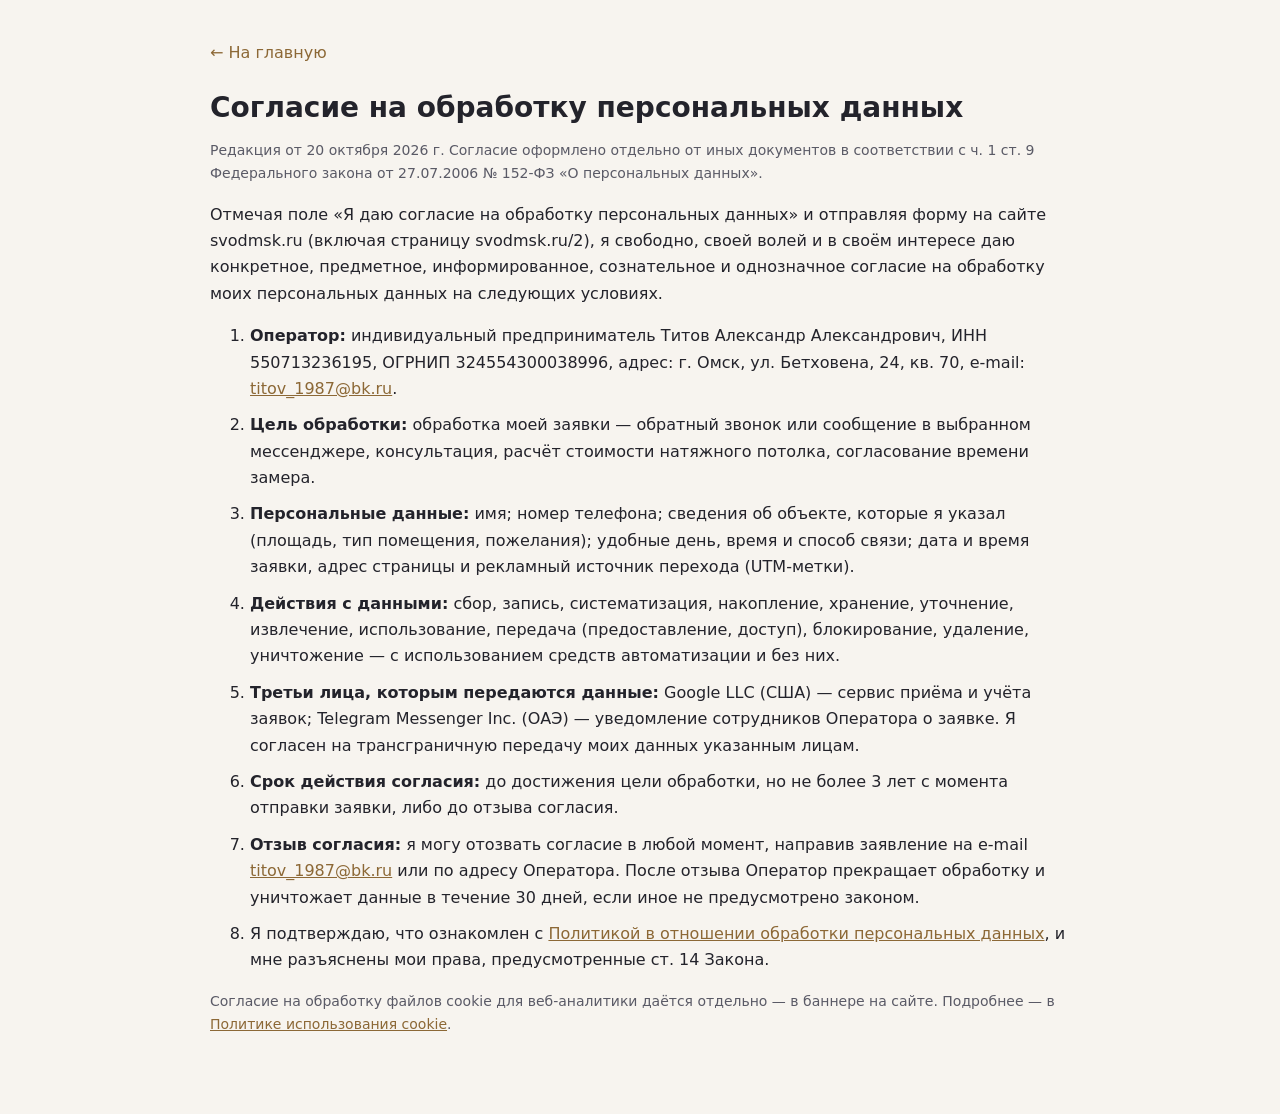
<file: consent.html>
<!doctype html>
<html lang="ru">
<head>
    <meta name="robots" content="noindex, nofollow" />
  <meta charset="UTF-8" />
  <meta name="viewport" content="width=device-width, initial-scale=1.0" />
  <title>Согласие на обработку персональных данных — СВОДЪ</title>
  
  <link rel="icon" href="/svod-preview/favicon.ico" sizes="48x48" />
<link rel="icon" type="image/png" sizes="120x120" href="/svod-preview/assets/favicon-120.png" />
<link rel="apple-touch-icon" href="/svod-preview/assets/apple-touch-icon.png" />
  <style>
    body{font-family:system-ui,-apple-system,"Segoe UI",Arial,sans-serif;max-width:860px;margin:0 auto;padding:40px 20px 64px;color:#23232B;line-height:1.65;background:#F7F4EF}
    h1{font-size:28px;line-height:1.25;margin:0 0 8px}
    a{color:#8C6836}.muted{color:#5A5A66;font-size:14px}
    .back{display:inline-block;margin-bottom:24px;color:#8C6836;text-decoration:none}
    ol li{margin-bottom:10px}
  </style>
</head>
<body>
  <a class="back" href="/svod-preview/">← На главную</a>
  <h1>Согласие на обработку персональных данных</h1>
  <p class="muted">Редакция от 20 октября 2026 г. Согласие оформлено отдельно от иных документов в соответствии с ч. 1 ст. 9 Федерального закона от 27.07.2006 № 152-ФЗ «О персональных данных».</p>

  <p>Отмечая поле «Я даю согласие на обработку персональных данных» и отправляя форму на сайте svodmsk.ru (включая страницу svodmsk.ru/2), я свободно, своей волей и в своём интересе даю конкретное, предметное, информированное, сознательное и однозначное согласие на обработку моих персональных данных на следующих условиях.</p>
  <ol>
    <li><b>Оператор:</b> индивидуальный предприниматель Титов Александр Александрович, ИНН 550713236195, ОГРНИП 324554300038996, адрес: г. Омск, ул. Бетховена, 24, кв. 70, e-mail: <a href="mailto:titov_1987@bk.ru">titov_1987@bk.ru</a>.</li>
    <li><b>Цель обработки:</b> обработка моей заявки — обратный звонок или сообщение в выбранном мессенджере, консультация, расчёт стоимости натяжного потолка, согласование времени замера.</li>
    <li><b>Персональные данные:</b> имя; номер телефона; сведения об объекте, которые я указал (площадь, тип помещения, пожелания); удобные день, время и способ связи; дата и время заявки, адрес страницы и рекламный источник перехода (UTM-метки).</li>
    <li><b>Действия с данными:</b> сбор, запись, систематизация, накопление, хранение, уточнение, извлечение, использование, передача (предоставление, доступ), блокирование, удаление, уничтожение — с использованием средств автоматизации и без них.</li>
    <li><b>Третьи лица, которым передаются данные:</b> Google LLC (США) — сервис приёма и учёта заявок; Telegram Messenger Inc. (ОАЭ) — уведомление сотрудников Оператора о заявке. Я согласен на трансграничную передачу моих данных указанным лицам.</li>
    <li><b>Срок действия согласия:</b> до достижения цели обработки, но не более 3 лет с момента отправки заявки, либо до отзыва согласия.</li>
    <li><b>Отзыв согласия:</b> я могу отозвать согласие в любой момент, направив заявление на e-mail <a href="mailto:titov_1987@bk.ru">titov_1987@bk.ru</a> или по адресу Оператора. После отзыва Оператор прекращает обработку и уничтожает данные в течение 30 дней, если иное не предусмотрено законом.</li>
    <li>Я подтверждаю, что ознакомлен с <a href="/svod-preview/privacy.html">Политикой в отношении обработки персональных данных</a>, и мне разъяснены мои права, предусмотренные ст. 14 Закона.</li>
  </ol>
  <p class="muted">Согласие на обработку файлов cookie для веб-аналитики даётся отдельно — в баннере на сайте. Подробнее — в <a href="/svod-preview/cookies.html">Политике использования cookie</a>.</p>
</body>
</html>
</file>
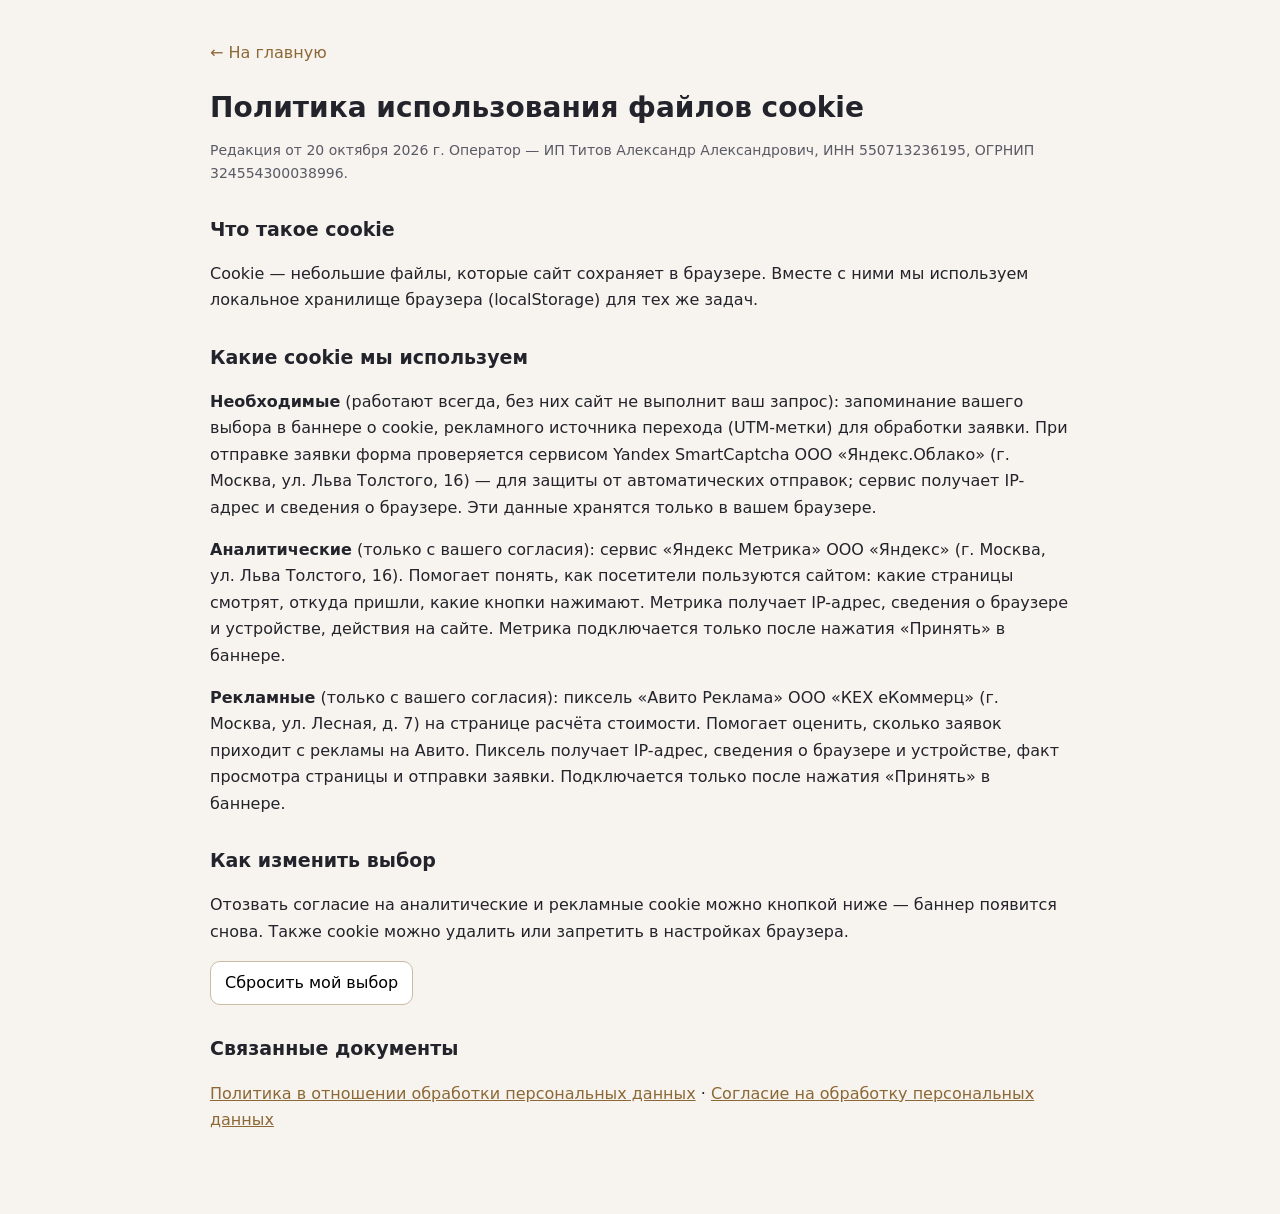
<file: cookies.html>
<!doctype html>
<html lang="ru">
<head>
    <meta name="robots" content="noindex, nofollow" />
  <meta charset="UTF-8" />
  <meta name="viewport" content="width=device-width, initial-scale=1.0" />
  <title>Политика использования cookie — СВОДЪ</title>
  
  <link rel="icon" href="/svod-preview/favicon.ico" sizes="48x48" />
<link rel="icon" type="image/png" sizes="120x120" href="/svod-preview/assets/favicon-120.png" />
<link rel="apple-touch-icon" href="/svod-preview/assets/apple-touch-icon.png" />
  <style>
    body{font-family:system-ui,-apple-system,"Segoe UI",Arial,sans-serif;max-width:860px;margin:0 auto;padding:40px 20px 64px;color:#23232B;line-height:1.65;background:#F7F4EF}
    h1{font-size:28px;line-height:1.25;margin:0 0 8px}h2{font-size:19px;margin-top:28px}
    a{color:#8C6836}.muted{color:#5A5A66;font-size:14px}
    .back{display:inline-block;margin-bottom:24px;color:#8C6836;text-decoration:none}
    button{font:inherit;cursor:pointer;border:1px solid #C9BBA4;background:#fff;border-radius:10px;padding:8px 14px}
  </style>
</head>
<body>
  <a class="back" href="/svod-preview/">← На главную</a>
  <h1>Политика использования файлов cookie</h1>
  <p class="muted">Редакция от 20 октября 2026 г. Оператор — ИП Титов Александр Александрович, ИНН 550713236195, ОГРНИП 324554300038996.</p>

  <h2>Что такое cookie</h2>
  <p>Cookie — небольшие файлы, которые сайт сохраняет в браузере. Вместе с ними мы используем локальное хранилище браузера (localStorage) для тех же задач.</p>

  <h2>Какие cookie мы используем</h2>
  <p><b>Необходимые</b> (работают всегда, без них сайт не выполнит ваш запрос): запоминание вашего выбора в баннере о cookie, рекламного источника перехода (UTM-метки) для обработки заявки. При отправке заявки форма проверяется сервисом Yandex SmartCaptcha ООО «Яндекс.Облако» (г. Москва, ул. Льва Толстого, 16) — для защиты от автоматических отправок; сервис получает IP-адрес и сведения о браузере. Эти данные хранятся только в вашем браузере.</p>
  <p><b>Аналитические</b> (только с вашего согласия): сервис «Яндекс Метрика» ООО «Яндекс» (г. Москва, ул. Льва Толстого, 16). Помогает понять, как посетители пользуются сайтом: какие страницы смотрят, откуда пришли, какие кнопки нажимают. Метрика получает IP-адрес, сведения о браузере и устройстве, действия на сайте. Метрика подключается только после нажатия «Принять» в баннере.</p>
  <p><b>Рекламные</b> (только с вашего согласия): пиксель «Авито Реклама» ООО «КЕХ еКоммерц» (г. Москва, ул. Лесная, д. 7) на странице расчёта стоимости. Помогает оценить, сколько заявок приходит с рекламы на Авито. Пиксель получает IP-адрес, сведения о браузере и устройстве, факт просмотра страницы и отправки заявки. Подключается только после нажатия «Принять» в баннере.</p>

  <h2>Как изменить выбор</h2>
  <p>Отозвать согласие на аналитические и рекламные cookie можно кнопкой ниже — баннер появится снова. Также cookie можно удалить или запретить в настройках браузера.</p>
  <p><button type="button" onclick="try{localStorage.removeItem('svod_cookie')}catch(e){};alert('Выбор сброшен. При следующем открытии сайта баннер появится снова.')">Сбросить мой выбор</button></p>

  <h2>Связанные документы</h2>
  <p><a href="/svod-preview/privacy.html">Политика в отношении обработки персональных данных</a> · <a href="/svod-preview/consent.html">Согласие на обработку персональных данных</a></p>
</body>
</html>
</file>
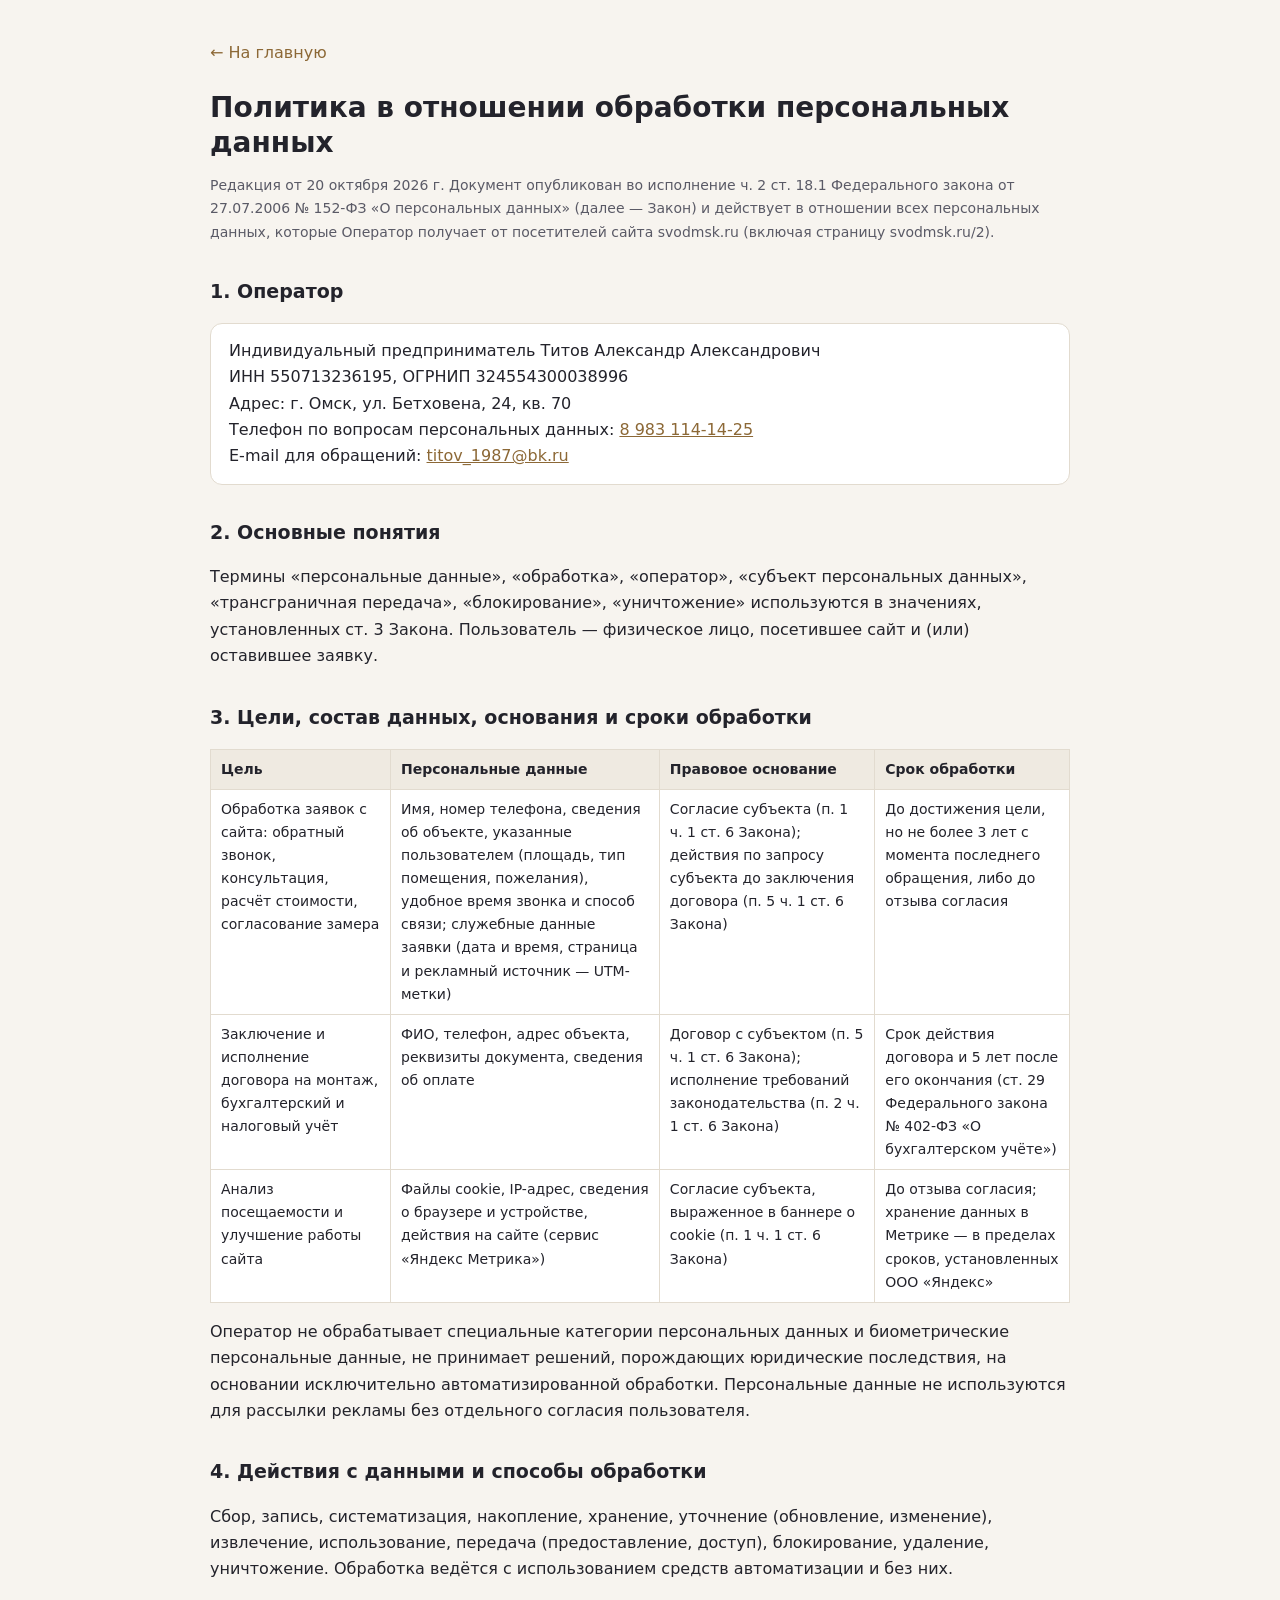
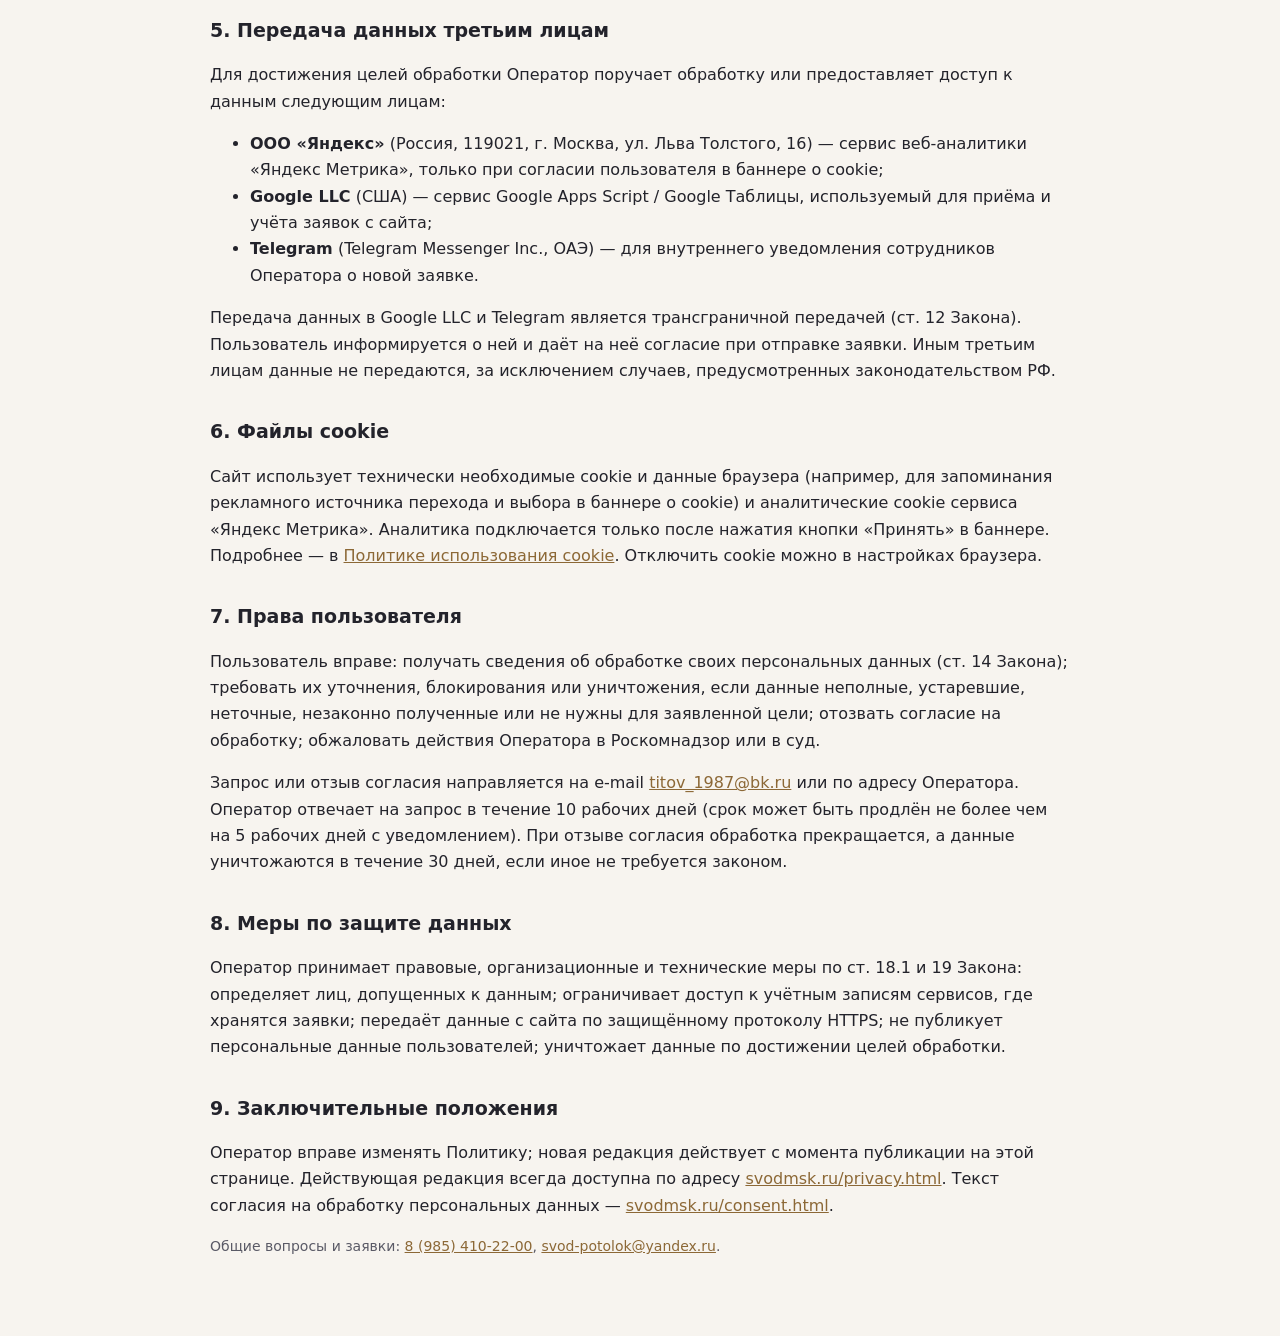
<file: privacy.html>
<!doctype html>
<html lang="ru">
<head>
    <meta name="robots" content="noindex, nofollow" />
  <meta charset="UTF-8" />
  <meta name="viewport" content="width=device-width, initial-scale=1.0" />
  <title>Политика обработки персональных данных — СВОДЪ</title>
  
  <link rel="icon" href="/svod-preview/favicon.ico" sizes="48x48" />
<link rel="icon" type="image/png" sizes="120x120" href="/svod-preview/assets/favicon-120.png" />
<link rel="apple-touch-icon" href="/svod-preview/assets/apple-touch-icon.png" />
  <style>
    body{font-family:system-ui,-apple-system,"Segoe UI",Arial,sans-serif;max-width:860px;margin:0 auto;padding:40px 20px 64px;color:#23232B;line-height:1.65;background:#F7F4EF}
    h1{font-size:28px;line-height:1.25;margin:0 0 8px}h2{font-size:19px;margin-top:32px}
    a{color:#8C6836}.muted{color:#5A5A66;font-size:14px}
    .back{display:inline-block;margin-bottom:24px;color:#8C6836;text-decoration:none}
    table{width:100%;border-collapse:collapse;font-size:14px;margin:12px 0;background:#fff}
    th,td{border:1px solid #E2DBCF;padding:8px 10px;text-align:left;vertical-align:top}
    th{background:#EFEAE1}
    .box{background:#fff;border:1px solid #E2DBCF;border-radius:12px;padding:14px 18px}
    @media (max-width:640px){table{display:block;overflow-x:auto}}
  </style>
</head>
<body>
  <a class="back" href="/svod-preview/">← На главную</a>
  <h1>Политика в отношении обработки персональных данных</h1>
  <p class="muted">Редакция от 20 октября 2026 г. Документ опубликован во исполнение ч. 2 ст. 18.1 Федерального закона от 27.07.2006 № 152-ФЗ «О персональных данных» (далее — Закон) и действует в отношении всех персональных данных, которые Оператор получает от посетителей сайта svodmsk.ru (включая страницу svodmsk.ru/2).</p>

  <h2>1. Оператор</h2>
  <div class="box">
    Индивидуальный предприниматель Титов Александр Александрович<br>
    ИНН 550713236195, ОГРНИП 324554300038996<br>
    Адрес: г. Омск, ул. Бетховена, 24, кв. 70<br>
    Телефон по вопросам персональных данных: <a href="tel:+79831141425">8 983 114-14-25</a><br>
    E-mail для обращений: <a href="mailto:titov_1987@bk.ru">titov_1987@bk.ru</a>
  </div>

  <h2>2. Основные понятия</h2>
  <p>Термины «персональные данные», «обработка», «оператор», «субъект персональных данных», «трансграничная передача», «блокирование», «уничтожение» используются в значениях, установленных ст. 3 Закона. Пользователь — физическое лицо, посетившее сайт и (или) оставившее заявку.</p>

  <h2>3. Цели, состав данных, основания и сроки обработки</h2>
  <table>
    <tr><th>Цель</th><th>Персональные данные</th><th>Правовое основание</th><th>Срок обработки</th></tr>
    <tr>
      <td>Обработка заявок с сайта: обратный звонок, консультация, расчёт стоимости, согласование замера</td>
      <td>Имя, номер телефона, сведения об объекте, указанные пользователем (площадь, тип помещения, пожелания), удобное время звонка и способ связи; служебные данные заявки (дата и время, страница и рекламный источник — UTM-метки)</td>
      <td>Согласие субъекта (п. 1 ч. 1 ст. 6 Закона); действия по запросу субъекта до заключения договора (п. 5 ч. 1 ст. 6 Закона)</td>
      <td>До достижения цели, но не более 3 лет с момента последнего обращения, либо до отзыва согласия</td>
    </tr>
    <tr>
      <td>Заключение и исполнение договора на монтаж, бухгалтерский и налоговый учёт</td>
      <td>ФИО, телефон, адрес объекта, реквизиты документа, сведения об оплате</td>
      <td>Договор с субъектом (п. 5 ч. 1 ст. 6 Закона); исполнение требований законодательства (п. 2 ч. 1 ст. 6 Закона)</td>
      <td>Срок действия договора и 5 лет после его окончания (ст. 29 Федерального закона № 402-ФЗ «О бухгалтерском учёте»)</td>
    </tr>
    <tr>
      <td>Анализ посещаемости и улучшение работы сайта</td>
      <td>Файлы cookie, IP-адрес, сведения о браузере и устройстве, действия на сайте (сервис «Яндекс Метрика»)</td>
      <td>Согласие субъекта, выраженное в баннере о cookie (п. 1 ч. 1 ст. 6 Закона)</td>
      <td>До отзыва согласия; хранение данных в Метрике — в пределах сроков, установленных ООО «Яндекс»</td>
    </tr>
  </table>
  <p>Оператор не обрабатывает специальные категории персональных данных и биометрические персональные данные, не принимает решений, порождающих юридические последствия, на основании исключительно автоматизированной обработки. Персональные данные не используются для рассылки рекламы без отдельного согласия пользователя.</p>

  <h2>4. Действия с данными и способы обработки</h2>
  <p>Сбор, запись, систематизация, накопление, хранение, уточнение (обновление, изменение), извлечение, использование, передача (предоставление, доступ), блокирование, удаление, уничтожение. Обработка ведётся с использованием средств автоматизации и без них.</p>

  <h2>5. Передача данных третьим лицам</h2>
  <p>Для достижения целей обработки Оператор поручает обработку или предоставляет доступ к данным следующим лицам:</p>
  <ul>
    <li><b>ООО «Яндекс»</b> (Россия, 119021, г. Москва, ул. Льва Толстого, 16) — сервис веб-аналитики «Яндекс Метрика», только при согласии пользователя в баннере о cookie;</li>
    <li><b>Google LLC</b> (США) — сервис Google Apps Script / Google Таблицы, используемый для приёма и учёта заявок с сайта;</li>
    <li><b>Telegram</b> (Telegram Messenger Inc., ОАЭ) — для внутреннего уведомления сотрудников Оператора о новой заявке.</li>
  </ul>
  <p>Передача данных в Google LLC и Telegram является трансграничной передачей (ст. 12 Закона). Пользователь информируется о ней и даёт на неё согласие при отправке заявки. Иным третьим лицам данные не передаются, за исключением случаев, предусмотренных законодательством РФ.</p>

  <h2>6. Файлы cookie</h2>
  <p>Сайт использует технически необходимые cookie и данные браузера (например, для запоминания рекламного источника перехода и выбора в баннере о cookie) и аналитические cookie сервиса «Яндекс Метрика». Аналитика подключается только после нажатия кнопки «Принять» в баннере. Подробнее — в <a href="/svod-preview/cookies.html">Политике использования cookie</a>. Отключить cookie можно в настройках браузера.</p>

  <h2>7. Права пользователя</h2>
  <p>Пользователь вправе: получать сведения об обработке своих персональных данных (ст. 14 Закона); требовать их уточнения, блокирования или уничтожения, если данные неполные, устаревшие, неточные, незаконно полученные или не нужны для заявленной цели; отозвать согласие на обработку; обжаловать действия Оператора в Роскомнадзор или в суд.</p>
  <p>Запрос или отзыв согласия направляется на e-mail <a href="mailto:titov_1987@bk.ru">titov_1987@bk.ru</a> или по адресу Оператора. Оператор отвечает на запрос в течение 10 рабочих дней (срок может быть продлён не более чем на 5 рабочих дней с уведомлением). При отзыве согласия обработка прекращается, а данные уничтожаются в течение 30 дней, если иное не требуется законом.</p>

  <h2>8. Меры по защите данных</h2>
  <p>Оператор принимает правовые, организационные и технические меры по ст. 18.1 и 19 Закона: определяет лиц, допущенных к данным; ограничивает доступ к учётным записям сервисов, где хранятся заявки; передаёт данные с сайта по защищённому протоколу HTTPS; не публикует персональные данные пользователей; уничтожает данные по достижении целей обработки.</p>

  <h2>9. Заключительные положения</h2>
  <p>Оператор вправе изменять Политику; новая редакция действует с момента публикации на этой странице. Действующая редакция всегда доступна по адресу <a href="https://svodmsk.ru/privacy.html">svodmsk.ru/privacy.html</a>. Текст согласия на обработку персональных данных — <a href="/svod-preview/consent.html">svodmsk.ru/consent.html</a>.</p>
  <p class="muted">Общие вопросы и заявки: <a href="tel:+79854102200">8 (985) 410-22-00</a>, <a href="mailto:svod-potolok@yandex.ru">svod-potolok@yandex.ru</a>.</p>
</body>
</html>
</file>
